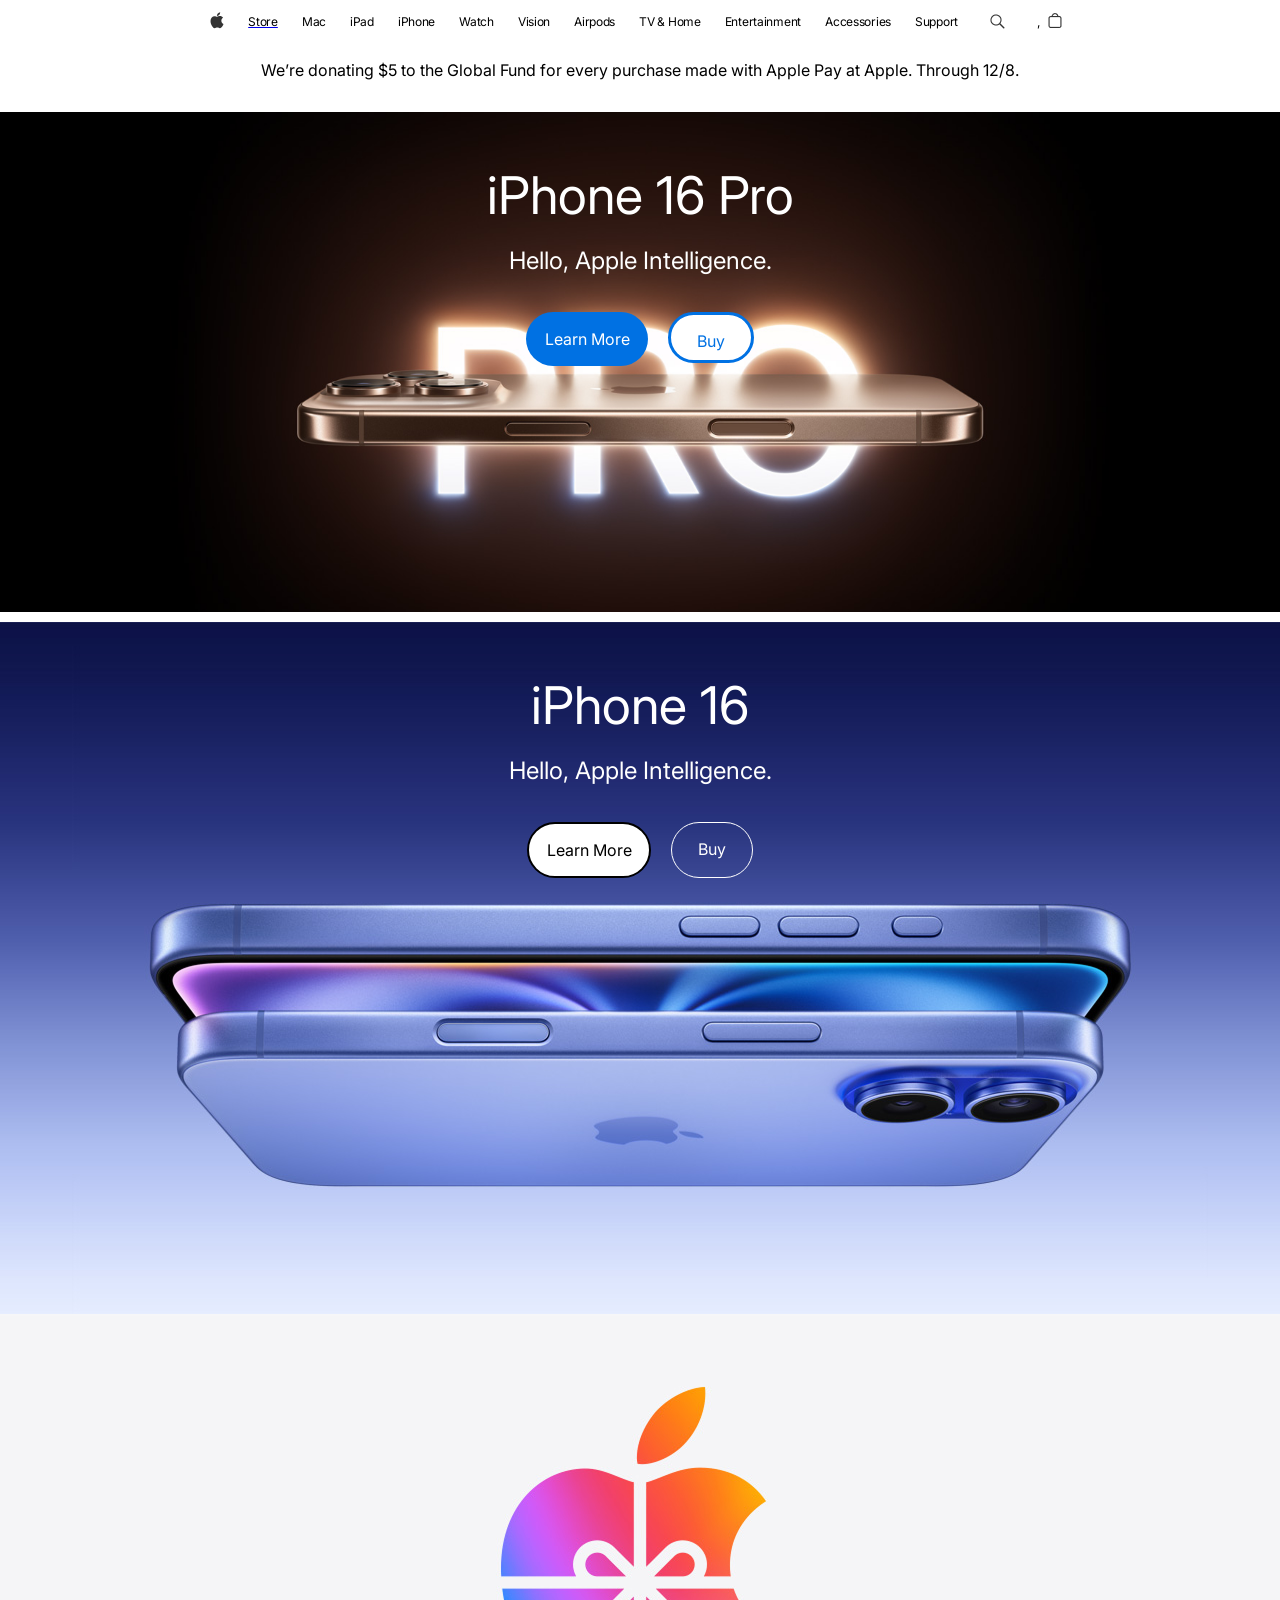
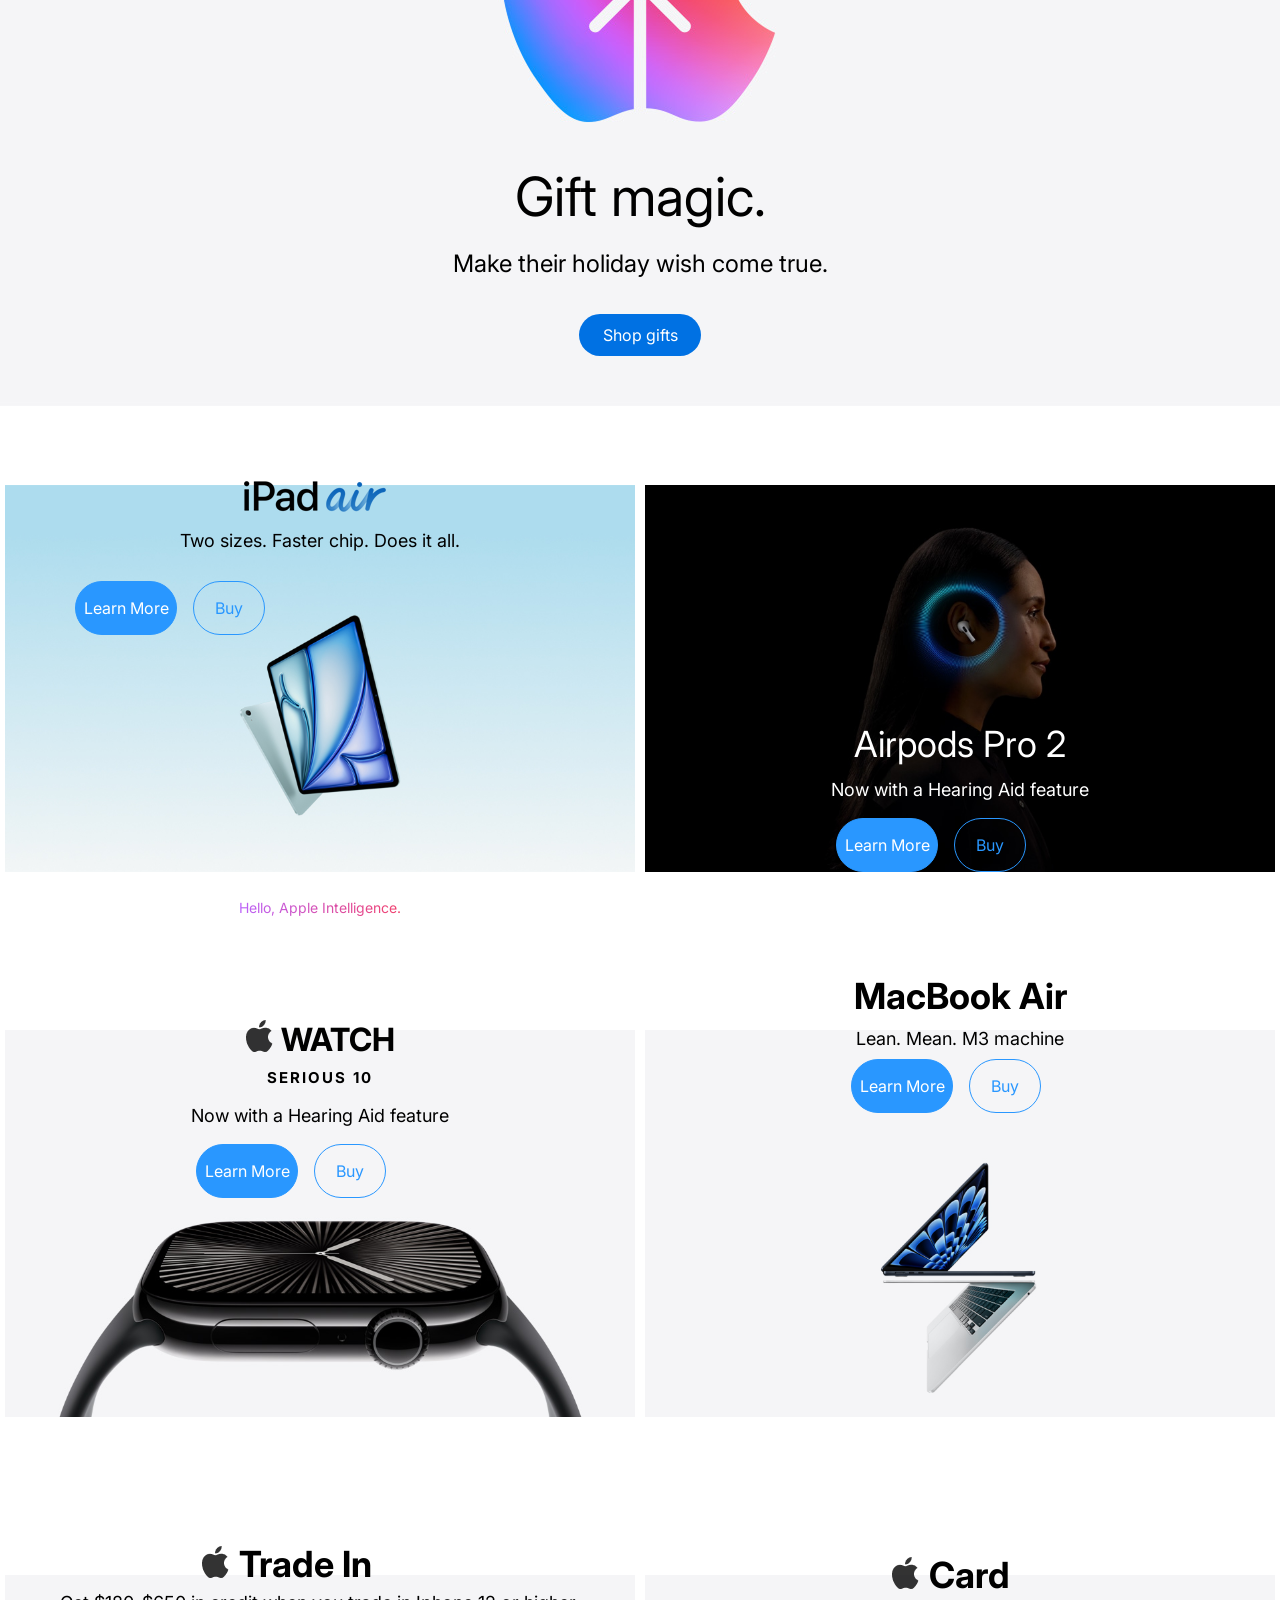
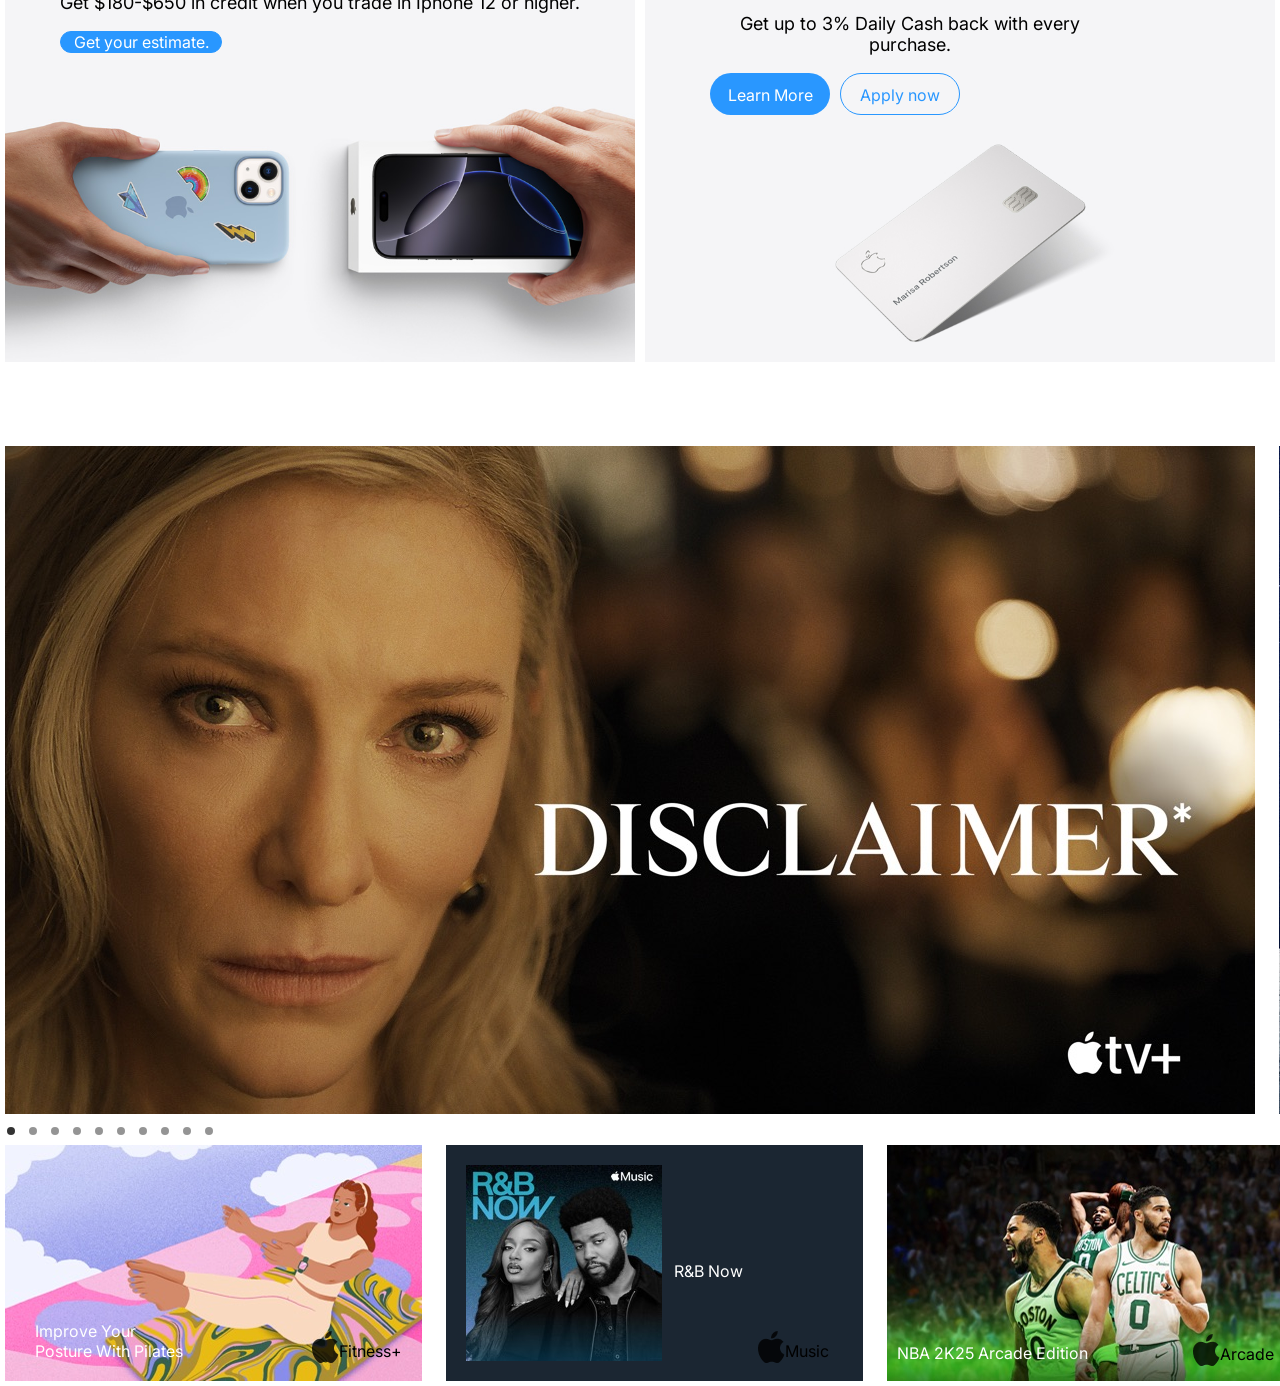
<file: index.html>
<!DOCTYPE html>
<html lang="en">

<head>
    <meta charset="UTF-8">
    <meta name="viewport" content="width=device-width, initial-scale=1.0">
    <title>Document</title>
    <link rel="stylesheet" href="./maincode.css">
    <link rel="preconnect" href="https://fonts.googleapis.com">
    <link rel="preconnect" href="https://fonts.gstatic.com" crossorigin>
    <link
        href="https://fonts.googleapis.com/css2?family=Bebas+Neue&family=Bungee&family=Inter:ital,opsz,wght@0,14..32,100..900;1,14..32,100..900&family=Noto+Sans:ital,wght@0,100..900;1,100..900&display=swap"
        rel="stylesheet">
</head>

<body class="body">
    <div class=navigation>
        <p class="navitext"><img class="lilicons" src="./SVG (1).svg"></p>
        <a href="./storepage.html"><p class="navitext">Store</p></a>
        <p class="navitext">Mac</p>
        <p class="navitext">iPad</p>
        <p class="navitext">iPhone</p>
        <p class="navitext">Watch</p>
        <p class="navitext">Vision</p>
        <p class="navitext">Airpods</p>
        <p class="navitext">TV & Home</p>
        <p class="navitext">Entertainment</p>
        <p class="navitext">Accessories</p>
        <p class="navitext">Support</p>
        <p class="navitext"><img class="lilicons" src="./Item → Button - Search apple.com.png" alt=""></p>
        <p class="navitext">,<img class="lilicons" src="./shopicon.png" alt=""></p>
    </div>
    <div class="navidesc">
        <desctext>We’re donating $5 to the Global Fund for every purchase made with Apple Pay at Apple. Through 12/8.
            </p>
    </div>
    <div class="sec1">




        <div class="frame1">
            <div class="text1box">
                <p class="text1">iPhone 16 Pro</p>
            </div>
            <div class="text2box">
                <p class="text2">Hello, Apple Intelligence.</p>
            </div>
            <div class="style1">

                <div class=text3>
                    <p>Learn More</p>
                </div>

                <div class="text4">
                    <p>Buy</p>
                </div>
            </div>
        </div>
    </div>
    </div>
    <div class="sec2">

        <div class="frame1">
            <div class="text1box">
                <p class="text1">iPhone 16</p>
            </div>
            <div class="text2box">
                <p class="text2">Hello, Apple Intelligence.</p>
            </div>
            <div class="style1">

                <div class=extra>
                    <p>Learn More</p>
                </div>

                <div class="extra1">
                    <p>Buy</p>
                </div>
            </div>
        </div>
    </div>



    <div class="sec3">
        <div class="frame3">
            <div class="frame3box1">
                <p class="frame3text1">Gift magic.</p>
            </div>
            <div class="frame3box2">
                <p class="frame3text2">Make their holiday wish come true.</p>
            </div>
            <div class="frame3box3">
                <p class="frame3text3">Shop gifts</p>
            </div>
        </div>

    </div>


    <div class="grid">
        <div class="box"> <img src="./pic1.png">

            <div class="textframe1">
                <div class=textdiv1><img src="./ipadair.png"></div>
                <div class="textdiv2"></div>
                <div class="textdiv3">
                    <div>
                        <p class="n1">Two sizes. Faster chip. Does it all.</p>
                    </div>
                    <div class="buttonbox1">
                        <div class=learnmore>
                            <p>Learn More</p>
                        </div>

                        <div class="buy">
                            <p>Buy</p>
                        </div>
                    </div>
                </div>

                <div class="appleint">
                    <p class="appleinttext">Hello, Apple Intelligence.</p>
                </div>

            </div>



            </img>
        </div>
        <div class="box"> <img src="./pic2.png"></img>
            <div class="textframe2">
                <div class="n2">
                    <p class="n2text">Airpods Pro 2</p>
                </div>
                <div class="n3">
                    <p class="n3text">Now with a Hearing Aid feature</p>
                </div>
                <div class="buttonbox2">
                    <div class=learnmore1>
                        <p>Learn More</p>
                    </div>

                    <div class="buy1">
                        <p>Buy</p>
                    </div>

                </div>


            </div>
        </div>
        <div class="box"> <img src="./pic3.png"></img>
            <div class="textframe4">
                <div class="n4">
                    <div class=appllogo><img class=dumdum src="./applelogo.png" alt=""></div>
                    <p class="n4text">WATCH</p>
                </div>
                <div>
                    <p class="n6">SERIOUS 10</p>
                </div>
                <div class="n5">
                    <p class="n5text">Now with a Hearing Aid feature</p>
                </div>
                <div class="buttonbox2">
                    <div class=learnmore1>
                        <p>Learn More</p>
                    </div>

                    <div class="buy1">
                        <p>Buy</p>
                    </div>

                </div>


            </div>
        </div>
        <div class="box"> <img src="./pic4.png"></img>
            <div class="textframe5">
                <div>
                    <p class="n7">MacBook Air</p>

                </div>
                <div>
                    <p class="n8">Lean. Mean. M3 machine</p>
                </div>
                <div class="buttonbox2">
                    <div class=learnmore1>
                        <p>Learn More</p>
                    </div>

                    <div class="buy1">
                        <p>Buy</p>
                    </div>

                </div>
            </div>
        </div>
        <div class="box"> <img src="./pic5.png"></img>
            <div class=textframe7>
                <div class="n11">
                    <div class="logobox38"><img class=logoimage src="./applelogo.png" alt=""></div>
                    <p class="n9">Trade In</p>
                </div>
                <div>
                    <p class="n10">Get $180-$650 in credit when you trade in Iphone 12 or higher.</p>
                </div>
                <div class=button9box>
                    <p class="button9">Get your estimate.</p>
                </div>
            </div>
        </div>
        <div class="box"> <img src="./pic6.png"><img>
            <div class="textframe6">
                <div class="title123">
                    <div class=appllogo><img class=dumdum src="./applelogo.png" alt=""></div>
                    <p class="n12">Card</p>
                </div>
                <p class="n13">Get up to 3% Daily Cash back
                    with every purchase.</p>
                <div class="button10">
                    <div class="learnmore2">
                        <p>Learn More</p>
                    </div>
                    <div class="applynow">
                        <p>Apply now</p>
                    </div>
                </div>
            </div>
        </div>
    </div>







    <div class="scroll-area">
        <div class="scroll-track">
            <div id="movie1" class="movie flex-center red"></div>
            <div id="movie2" class="movie blue">
                <div class="tagline">
                    <p class="t1">Stream now</p>
                    <p class="t2">Comedy</p>
                    <p class="t3">· </p>
                    <p class="t4">Will they make history...or fake it?</p>
                </div>
            </div>
            <div id="movie3" class="movie green"></div>


        </div>
    </div>

    <div class="tablist">
        <div class="tabdot"><img src="./Tablist.svg"></div>

    </div>


    <div>

        <div class="scroll-area2">
            <div class="scroll-track2">
                <div id="movie6" class="movie1 flex-center red">
                    <div class="z1">Improve Your Posture With Pilates</div>
                    <div class="z2">
                        <div><img src="./applelogo.png" class="" alt=""></div>
                        <div class="z3">Fitness+</div>
                    </div>
                </div>
                <div id="movie7" class="movie1 blue">
                    <img class=z5 src="movie7.jpg" alt="">
                    <div class="z4">R&B Now</div>
                    <div class="z6">
                        <div class="z7"><img src="applelogo.png" alt=""></div>
                        <div class="z8">Music</div>
                    </div>
                </div>
                <div id="movie8" class="movie1 green">
                    <div class="z10">
                        <div class="z11">NBA 2K25 Arcade Edition</div>
                        <div class="z12">
                            <div><img src="./applelogo.png" alt=""></div>
                            <div>Arcade</div>
                        </div>
                    </div>
                </div>
                <div id="movie9" class=" movie1 yellow">
                    <div class="z13">Strength with Kim</div>
                    <div class="z14">
                        <div><img src="./applelogo.png" alt=""></div>
                        <div>Fitness+</div>
                    </div>
                </div>
                <div id="movie10" class="movie1 purple">
                    <img class="z15"src="./movie10.jpg" alt="">

                </div>


            </div>
        </div>


    </div>


</body>
</file>
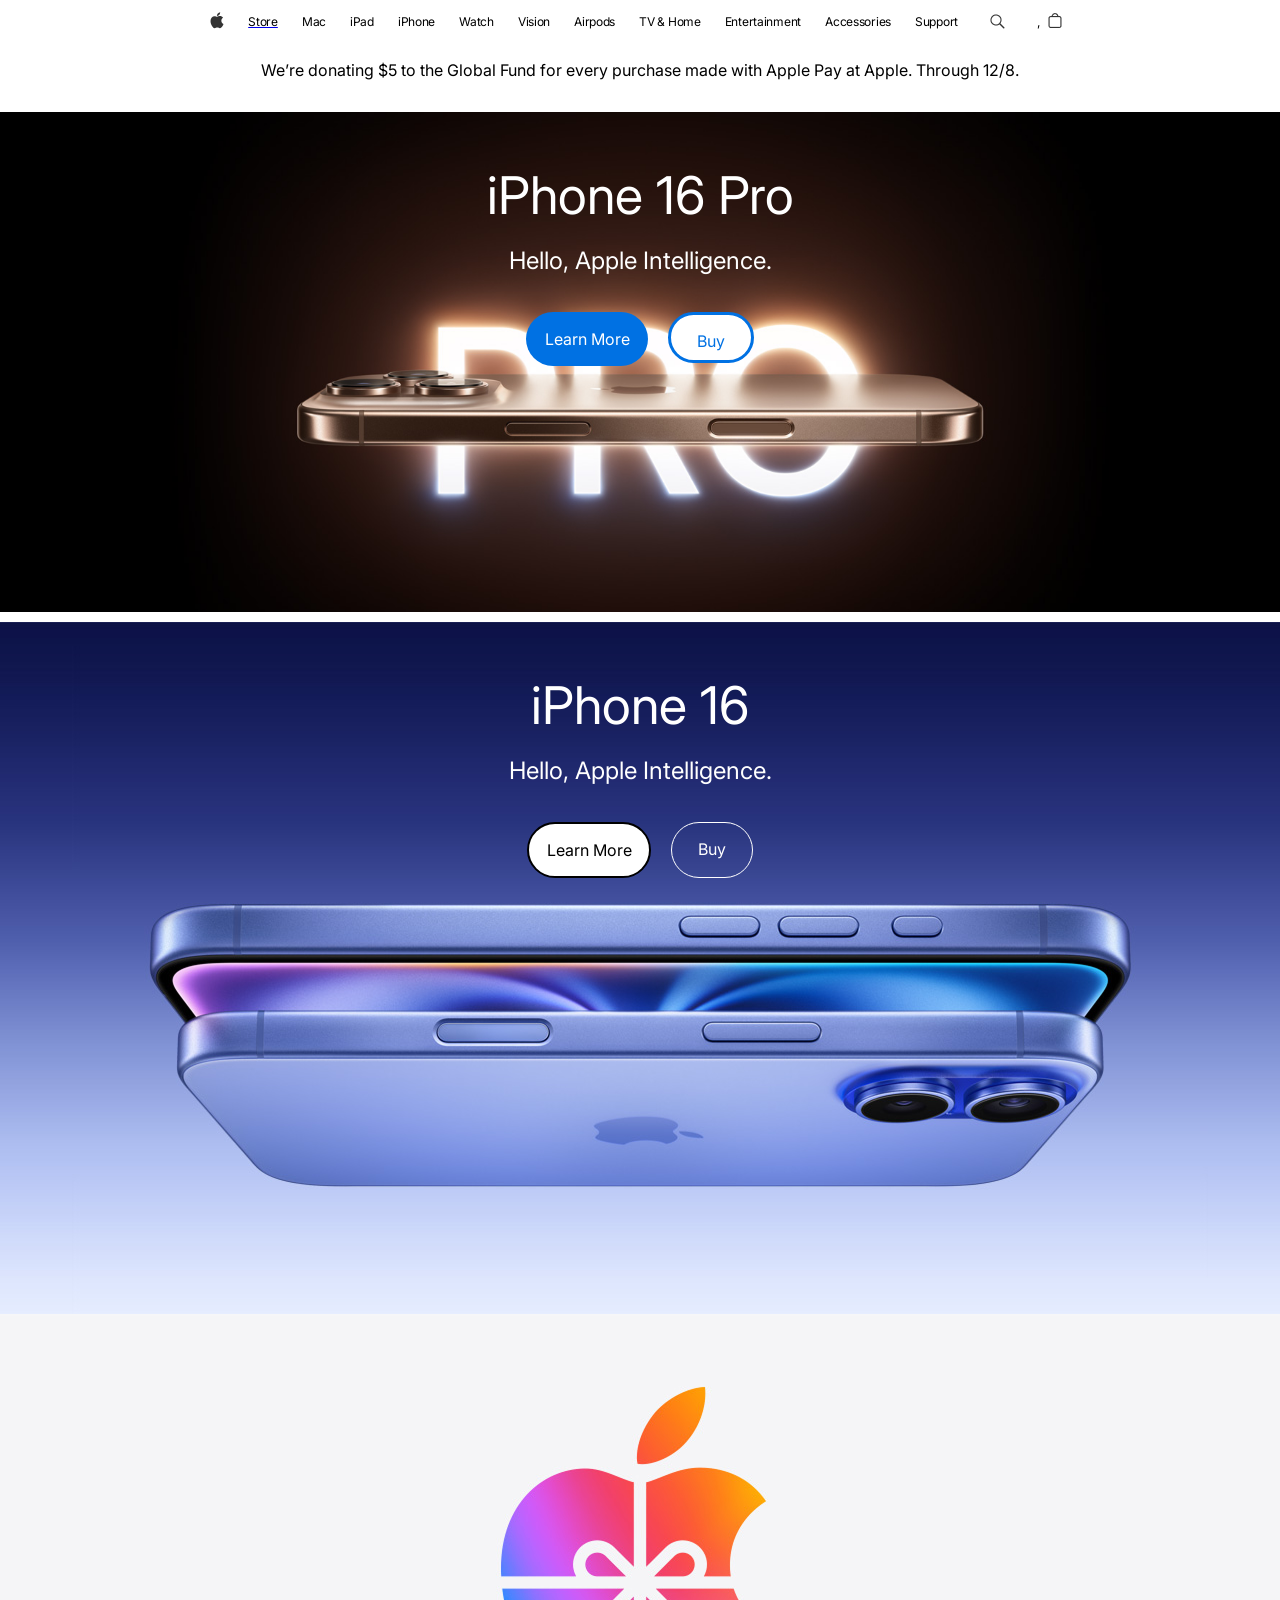
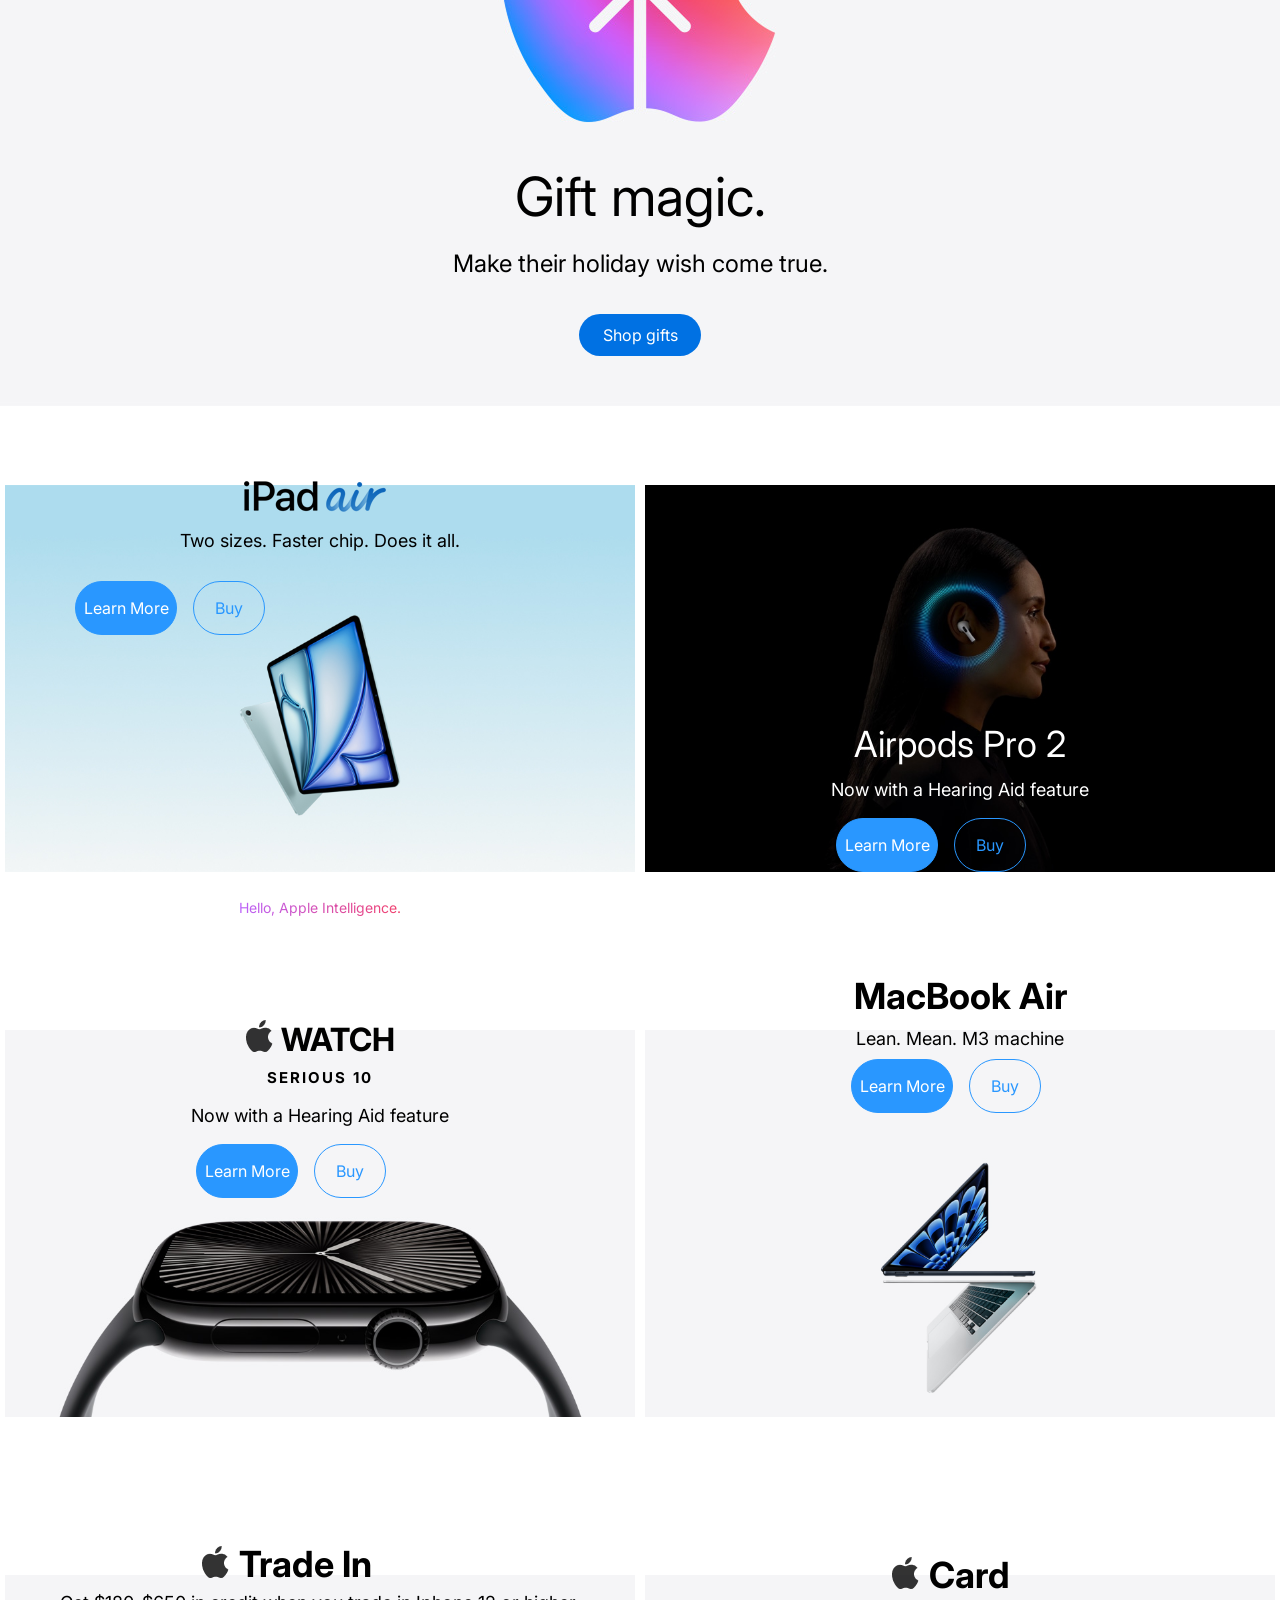
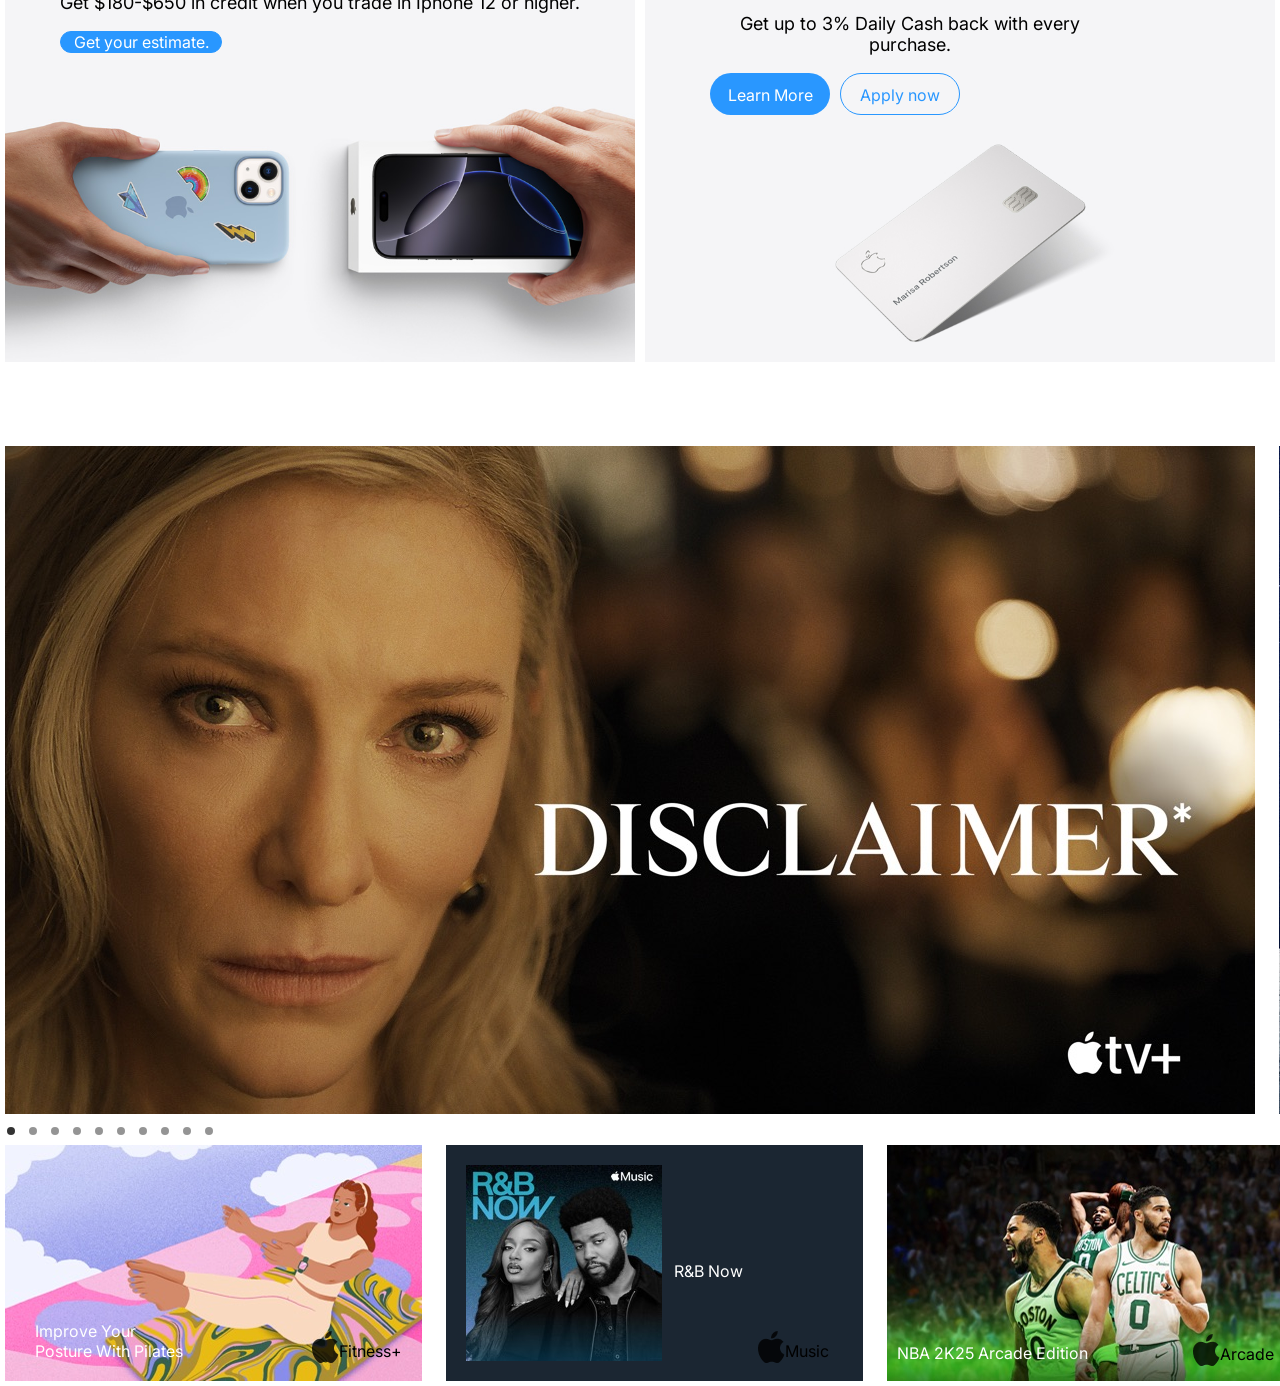
<file: maincode.html>
<!DOCTYPE html>
<html lang="en">

<head>
    <meta charset="UTF-8">
    <meta name="viewport" content="width=device-width, initial-scale=1.0">
    <title>Document</title>
    <link rel="stylesheet" href="./maincode.css">
    <link rel="preconnect" href="https://fonts.googleapis.com">
    <link rel="preconnect" href="https://fonts.gstatic.com" crossorigin>
    <link
        href="https://fonts.googleapis.com/css2?family=Bebas+Neue&family=Bungee&family=Inter:ital,opsz,wght@0,14..32,100..900;1,14..32,100..900&family=Noto+Sans:ital,wght@0,100..900;1,100..900&display=swap"
        rel="stylesheet">
</head>

<body class="body">
    <div class=navigation>
        <p class="navitext"><img class="lilicons" src="./SVG (1).svg"></p>
        <a href="./storepage.html"><p class="navitext">Store</p></a>
        <p class="navitext">Mac</p>
        <p class="navitext">iPad</p>
        <p class="navitext">iPhone</p>
        <p class="navitext">Watch</p>
        <p class="navitext">Vision</p>
        <p class="navitext">Airpods</p>
        <p class="navitext">TV & Home</p>
        <p class="navitext">Entertainment</p>
        <p class="navitext">Accessories</p>
        <p class="navitext">Support</p>
        <p class="navitext"><img class="lilicons" src="./Item → Button - Search apple.com.png" alt=""></p>
        <p class="navitext">,<img class="lilicons" src="./shopicon.png" alt=""></p>
    </div>
    <div class="navidesc">
        <desctext>We’re donating $5 to the Global Fund for every purchase made with Apple Pay at Apple. Through 12/8.
            </p>
    </div>
    <div class="sec1">




        <div class="frame1">
            <div class="text1box">
                <p class="text1">iPhone 16 Pro</p>
            </div>
            <div class="text2box">
                <p class="text2">Hello, Apple Intelligence.</p>
            </div>
            <div class="style1">

                <div class=text3>
                    <p>Learn More</p>
                </div>

                <div class="text4">
                    <p>Buy</p>
                </div>
            </div>
        </div>
    </div>
    </div>
    <div class="sec2">

        <div class="frame1">
            <div class="text1box">
                <p class="text1">iPhone 16</p>
            </div>
            <div class="text2box">
                <p class="text2">Hello, Apple Intelligence.</p>
            </div>
            <div class="style1">

                <div class=extra>
                    <p>Learn More</p>
                </div>

                <div class="extra1">
                    <p>Buy</p>
                </div>
            </div>
        </div>
    </div>



    <div class="sec3">
        <div class="frame3">
            <div class="frame3box1">
                <p class="frame3text1">Gift magic.</p>
            </div>
            <div class="frame3box2">
                <p class="frame3text2">Make their holiday wish come true.</p>
            </div>
            <div class="frame3box3">
                <p class="frame3text3">Shop gifts</p>
            </div>
        </div>

    </div>


    <div class="grid">
        <div class="box"> <img src="./pic1.png">

            <div class="textframe1">
                <div class=textdiv1><img src="./ipadair.png"></div>
                <div class="textdiv2"></div>
                <div class="textdiv3">
                    <div>
                        <p class="n1">Two sizes. Faster chip. Does it all.</p>
                    </div>
                    <div class="buttonbox1">
                        <div class=learnmore>
                            <p>Learn More</p>
                        </div>

                        <div class="buy">
                            <p>Buy</p>
                        </div>
                    </div>
                </div>

                <div class="appleint">
                    <p class="appleinttext">Hello, Apple Intelligence.</p>
                </div>

            </div>



            </img>
        </div>
        <div class="box"> <img src="./pic2.png"></img>
            <div class="textframe2">
                <div class="n2">
                    <p class="n2text">Airpods Pro 2</p>
                </div>
                <div class="n3">
                    <p class="n3text">Now with a Hearing Aid feature</p>
                </div>
                <div class="buttonbox2">
                    <div class=learnmore1>
                        <p>Learn More</p>
                    </div>

                    <div class="buy1">
                        <p>Buy</p>
                    </div>

                </div>


            </div>
        </div>
        <div class="box"> <img src="./pic3.png"></img>
            <div class="textframe4">
                <div class="n4">
                    <div class=appllogo><img class=dumdum src="./applelogo.png" alt=""></div>
                    <p class="n4text">WATCH</p>
                </div>
                <div>
                    <p class="n6">SERIOUS 10</p>
                </div>
                <div class="n5">
                    <p class="n5text">Now with a Hearing Aid feature</p>
                </div>
                <div class="buttonbox2">
                    <div class=learnmore1>
                        <p>Learn More</p>
                    </div>

                    <div class="buy1">
                        <p>Buy</p>
                    </div>

                </div>


            </div>
        </div>
        <div class="box"> <img src="./pic4.png"></img>
            <div class="textframe5">
                <div>
                    <p class="n7">MacBook Air</p>

                </div>
                <div>
                    <p class="n8">Lean. Mean. M3 machine</p>
                </div>
                <div class="buttonbox2">
                    <div class=learnmore1>
                        <p>Learn More</p>
                    </div>

                    <div class="buy1">
                        <p>Buy</p>
                    </div>

                </div>
            </div>
        </div>
        <div class="box"> <img src="./pic5.png"></img>
            <div class=textframe7>
                <div class="n11">
                    <div class="logobox38"><img class=logoimage src="./applelogo.png" alt=""></div>
                    <p class="n9">Trade In</p>
                </div>
                <div>
                    <p class="n10">Get $180-$650 in credit when you trade in Iphone 12 or higher.</p>
                </div>
                <div class=button9box>
                    <p class="button9">Get your estimate.</p>
                </div>
            </div>
        </div>
        <div class="box"> <img src="./pic6.png"><img>
            <div class="textframe6">
                <div class="title123">
                    <div class=appllogo><img class=dumdum src="./applelogo.png" alt=""></div>
                    <p class="n12">Card</p>
                </div>
                <p class="n13">Get up to 3% Daily Cash back
                    with every purchase.</p>
                <div class="button10">
                    <div class="learnmore2">
                        <p>Learn More</p>
                    </div>
                    <div class="applynow">
                        <p>Apply now</p>
                    </div>
                </div>
            </div>
        </div>
    </div>







    <div class="scroll-area">
        <div class="scroll-track">
            <div id="movie1" class="movie flex-center red"></div>
            <div id="movie2" class="movie blue">
                <div class="tagline">
                    <p class="t1">Stream now</p>
                    <p class="t2">Comedy</p>
                    <p class="t3">· </p>
                    <p class="t4">Will they make history...or fake it?</p>
                </div>
            </div>
            <div id="movie3" class="movie green"></div>


        </div>
    </div>

    <div class="tablist">
        <div class="tabdot"><img src="./Tablist.svg"></div>

    </div>


    <div>

        <div class="scroll-area2">
            <div class="scroll-track2">
                <div id="movie6" class="movie1 flex-center red">
                    <div class="z1">Improve Your Posture With Pilates</div>
                    <div class="z2">
                        <div><img src="./applelogo.png" class="" alt=""></div>
                        <div class="z3">Fitness+</div>
                    </div>
                </div>
                <div id="movie7" class="movie1 blue">
                    <img class=z5 src="movie7.jpg" alt="">
                    <div class="z4">R&B Now</div>
                    <div class="z6">
                        <div class="z7"><img src="applelogo.png" alt=""></div>
                        <div class="z8">Music</div>
                    </div>
                </div>
                <div id="movie8" class="movie1 green">
                    <div class="z10">
                        <div class="z11">NBA 2K25 Arcade Edition</div>
                        <div class="z12">
                            <div><img src="./applelogo.png" alt=""></div>
                            <div>Arcade</div>
                        </div>
                    </div>
                </div>
                <div id="movie9" class=" movie1 yellow">
                    <div class="z13">Strength with Kim</div>
                    <div class="z14">
                        <div><img src="./applelogo.png" alt=""></div>
                        <div>Fitness+</div>
                    </div>
                </div>
                <div id="movie10" class="movie1 purple">
                    <img class="z15"src="./movie10.jpg" alt="">

                </div>


            </div>
        </div>


    </div>


</body>
</file>
<file: maincode.css>
.body {
    width: 100%;
    margin: 0;
    font-family: 'inter';
}



.sec1 {
    background-image: url(./Figure.png);
    background-size: cover;
   width: 100%;
    background-position: center;
    display: flex;
    justify-content: center;
    margin: 0;
    padding: 0;
    height: auto;
    min-height: 500px;
}

.navigation {
    display: flex;
    width: 100%;
    height: 44px;
    justify-content: center;
    align-items: center;
    gap: 24px;
    text-align: center;
}

.navitext {
    color: #000;
    text-align: center;
    font-family: 'Inter';
    font-size: 12px;
    font-style: normal;
    font-weight: 400;
    line-height: 60px;
    letter-spacing: -0.28px;
    height: 44px;
    display: flex;
    align-items: center;
}

.lilicons {
    height: 44px;

}

.navidesc {
    display: flex;
    padding: 16px 0;
    justify-content: center;
    align-items: center;
    gap: 4px;
    text-align: center;
    width: 100%;
}

.desctext {
    color: #1D1D1F;
    text-align: center;
    font-family: Inter;
    font-size: 14px;
    font-style: normal;
    font-weight: 400;
    line-height: 20px;
}

.frame1 {
    display: flex;
    width: 405px;
    flex-direction: column;
    align-items: center;
    gap: 20px;
    height: 200px;
    flex-direction: column;
}


.text1 {
    font-size: 52px;
    font-family: 'inter';
    color: white;
    padding-top: 0px
}

.text2 {
    color: white;
    font-family: 'inter';
    font-size: 24px;
    padding-top: 40px;

}

.text3 {
    color: white;
    border: 1px solid transparent;
    background: #0071E3;
    border-radius: 999px;
    font-family: 'inter';
    width: 120px;
    text-align: center;
}

.text4 {
    border: 3px solid #0071E3;
    color: #0071E3;
    background: white;
    border-radius: 999px;
    font-family: 'inter';
    text-align: center;
    width: 80px;
    height: 45px;
}

.text1box {
    height: 50px;
}

.text2box {
    height: 40px;
}

.style1 {
    margin: 50px;
    display: flex;
    gap: 20px;
    padding-top: 20px;

}

.sec2 {
    background: url(./background2.png);
    background-size: cover;
    height: 692px;
    background-position: center;
    margin-top: 10px;
    display: flex;
    justify-content: center;

}

.extra {
    color: black;
    background: white;
    font-family: 'inter';
    font-size: 16px;
    text-align: center;
    border-radius: 999px;
    width: 120px;
    border: 2px solid black;
}

.extra1 {
    background: transparent;
    border: 1px solid white;
    text-align: center;
    font-size: 16px;
    font-family: 'inter';
    width: 80px;
    border-radius: 999px;
    color: white;
}

.sec3 {
    background: url(./background3.png);
    height: 692px;
    background-position: center;
    background-size: cover;
    display: flex;
    justify-content: center;
}

.frame3 {
    margin-top: 450px;
    display: flex;
    flex-direction: column;

}

.frame3text1 {
    font-size: 54px;
    font-family: 'inter';
    text-align: center;
    margin: 0;
}

.frame3text2 {
    font-size: 24px;
    text-align: center;
    font-family: 'inter';
    margin: 20px;
}

.frame3text3 {
    justify-content: center;
    font-size: 16px;
    font-family: 'inter';
    border: 1px solid transparent;
    border-radius: 999px;
    background: #0071E3;
    color: white;
    width: 120px;
    height: 30px;
    align-items: center;
    text-align: center;
    padding-top: 10px;
}

.frame3box3 {
    justify-content: center;
    display: flex;
}

.grid {
    display: grid;
    grid-template-columns: repeat(2, 1fr);

}

.box {
    height: 535px;
    display: flex;
    justify-content: center;
    align-items: center;
    overflow: hidden;

    margin: 5px;

}

.box img {
    max-width: 100%;
    max-height: 580px;
    object-fit: cover;
}

.textframe1 {
    position: absolute;
    width: 500px;
    height: 400px;

}

.textdiv1 {
    width: 430px;
    height: 33px;
    padding-left: 30px;

}

.buttonbox1 {
    display: flex;
    justify-content: center;
    width: 200px;
    height: 100%;
    gap: 16px;
    justify-self: center;
}

.n1 {
    font-family: 'inter';
    font-size: 18px;
    text-align: center;
    height: 33px;
}

.buy {
    border: 1px solid #2997FF;
    width: 70px;
    color: #2997FF;
    border-radius: 99px;
    text-align: center;
    font-size: 16px;
    font-family: 'inter';
}

.learnmore {
    width: 100px;
    border: 1px solid #2997FF;
    background-color: #2997FF;
    color: white;
    border-radius: 99px;
    text-align: center;
    font-size: 16px;
    font-family: 'inter';
}

.appleint {
    padding-top: 250px;
    justify-content: center;
    justify-self: center;
}

.appleinttext {
    font-family: 'inter';
    font-size: 14px;
    background: linear-gradient(90deg, #0090F7 0%, #BA62FC 33.33%, #F2416B 66.67%, #F55600 100%);
    background-clip: text;
    -webkit-background-clip: text;
    -webkit-text-fill-color: transparent;
    text-align: center;
}

.textframe2 {
    position: absolute;
    padding-top: 200px;
}

.n2text {
    color: white;
    font-family: 'inter';
    font-size: 36px;
    text-align: center;
}

.n3text {
    color: white;
    font-family: 'inter';
    font-size: 18px;
}

.n2 {
    height: 39px;
}

.learnmore1 {
    width: 100px;
    border: 1px solid #2997FF;
    background-color: #2997FF;
    color: white;
    border-radius: 99px;
    text-align: center;
    font-size: 16px;
    font-family: 'inter';
}

.buy1 {
    border: 1px solid #2997FF;
    width: 70px;
    color: #2997FF;
    border-radius: 99px;
    text-align: center;
    font-size: 16px;
    font-family: 'inter';
}

.buttonbox2 {
    display: flex;
    justify-content: center;
    width: 200px;
    height: 100%;
    gap: 16px;
    justify-self: center;
}

.n4 {
    display: flex;
    gap: 8px;
    height: 33px;
    justify-content: center;
}

.apllogo {
    width: 26.353px;

    align-items: center;
    justify-content: center;
}

.n4text {
    color: #000;
    text-align: center;
    font-family: Inter;
    font-size: 32px;
    font-style: normal;
    font-weight: 700;
    line-height: normal;
    margin: 0;
}

.textframe4 {
    position: absolute;
    padding-bottom: 230px;
}

.dumdum {
    align-items: center;
    justify-content: center;
}

.n5text {
    font-family: 'inter';
    font-size: 18px;
}

.n6 {
    color: #000;
    text-align: center;
    font-family: Inter;
    font-size: 15px;
    font-style: normal;
    font-weight: 700;
    line-height: normal;
    letter-spacing: 2px;
}






















.scroll-area {
    display: flex;
    border: 5px solid transparent;
    overflow: hidden;
    width: 100%;
}

.scroll-track {
    display: flex;
    gap: 24px;
    animation: s 40s linear infinite;
}

@keyframes s {
    0% {
        transform: translateX(0);
    }

    100% {
        transform: translateX(-50%);
    }
}

.movie {
    min-width: 1250px;
    height: 668px;
}

.flex-center {
    display: flex;
    align-items: center;
    justify-content: center;
}

.red {
    background-color: #ffadad;
}

.blue {
    background-color: #a0c4ff;
}

.green {
    background-color: #caffbf;
}

.yellow {
    background-color: #fdffb6;
}

#movie1 {
    background-image: url(./sec6bg1.jpg);
}

#movie2 {
    background-image: url(./sec6bg3.jpg);
    position: relative;
}

#movie3 {
    background-image: url(./sec6bg2.jpg);
}









.n7 {
    font-family: 'inter';
    text-align: center;
    font-size: 36px;
    margin: 0;
    font-weight: 700;
}

.textframe5 {
    position: absolute;
    padding-bottom: 360px;
}

.n8 {
    font-size: 18px;
    font-family: 'inter';
    margin: 10px;
}

.textframe6 {
    position: absolute;
    padding-bottom: 200px;
}

.n9 {
    font-family: 'inter';
    font-size: 36px;
    width: 200px;
    margin: 0;
    justify-content: center;
    align-self: center;
    font-weight: 700;
}

.n11 {
    gap: 10px;
    display: flex;
    justify-content: center;
    margin: 0;
    align-self: center;
    height: 20px;

}

.logobox38 {

    align-self: center;
    justify-self: center;

}

.logoimage {
    justify-content: center;
    align-self: center;
    justify-self: center;
    align-items: center;
}

.n10 {
    font-family: 'inter';
    font-size: 18px;
}

.button9 {
    color: white;
    background-color: #2997FF;
    font-family: 'inter';
    width: 160px;
    border: 1px solid #2997FF;
    border-radius: 99px;
    text-align: center;
}

.button9box {
    justify-content: center;
    justify-self: center;
}

.tagline {
    align-items: end;
    bottom: 20px;
    left: 60px;
    position: absolute;
    display: flex;
}

.t1 {
    border: 1px solid transparent;
    border-radius: 99px;
    background: white;
    height: 60px;
    width: 180px;
    text-align: center;
    line-height: 60px;
    font-family: 'inter';
    font-size: 20px;
    align-items: center;
}

.t2 {
    color: white;
    font-size: 20px;
    font-family: 'inter';
    align-items: center;
    border: 1px solid transparent;
    background: transparent;
    height: 60px;
    line-height: 60px;
    padding-left: 15px;
}

.t3 {
    color: rgb(255, 255, 255);
    font-size: 20px;
    font-family: 'inter';
    align-items: center;
    border: 1px solid transparent;
    background: transparent;
    height: 60px;
    line-height: 60px;
    padding-left: 5px;
}

.t4 {
    color: rgba(255, 255, 255, 0.841);
    font-size: 15px;
    font-family: 'inter';
    align-items: center;
    border: 1px solid transparent;
    background: transparent;
    height: 60px;
    line-height: 52px;
    padding-left: 5px;
}

.n12 {
    font-family: 'inter';
    font-size: 36px;
    width: 100px;
    justify-content: center;
    align-self: center;
    font-weight: 700;
}

.textframe7 {
    position: absolute;
    padding-bottom: 400px;
    height: 30px;
    justify-self: center;
}

.title123 {
    display: flex;
    gap: 10px;
    height: 40px;
    justify-content: center;
    align-items: center;
}

.textframe6 {
    padding-bottom: 280px;
    justify-content: center;
    width: 500px;
}

.n13 {
    font-family: 'inter';
    font-size: 18px;
    width: 400px;
    text-align: center;
    justify-self: center;
}

.button10 {
    display: flex;
    width: 250px;
    height: 30px;
    gap: 10px;
    justify-self: center;
}

.learnmore2 {
    border: 1px solid transparent;
    border-radius: 99px;
    background: #2997FF;
    width: 120px;
    text-align: center;
    height: 40px;
    line-height: 10px;
    color: white;
    font-size: 16px;
    font-family: 'inter';
}

.applynow {
    border: 1px solid #2997FF;
    color: #2997FF;
    border-radius: 99px;
    width: 120px;
    line-height: 10px;
    height: 40px;
    text-align: center;
    font-family: 'inter';
    font-size: 16px;
}

.tablist {

    height: 5px;

}

.tabdot {
    width: 8px;
    height: 8px;
    justify-self: center;
}

.scroll-area2 {
    display: flex;
    border: 5px solid transparent;
    overflow: hidden;
    width: 100%;
    padding-top: 16px
}

.scroll-track2 {
    display: flex;
    gap: 24px;
    animation: s 40s linear infinite;
}

@keyframes s {
    0% {
        transform: translateX(0);
    }

    100% {
        transform: translateX(-50%);
    }
}

.movie1 {
    min-width: 417px;
    height: 236px;
}

#movie6 {
    background: url(./movie6.png);
    position: relative;
}

#movie7 {
    background: #1B2632;
    position: relative;
}

#movie8 {
    background: url(./movie8.png);
    position: relative;

}

#movie9 {
    background: url(./movie9.png);
    position: relative;
}

#movie10 {
    background: #EBB799;
    display: flex;
    position: relative;
}

.z1 {
    color: white;
    font-family: 'inter';
    position: absolute;
    bottom: 20px;
    left: 30px;
    width: 150px;
}

.z2 {
    position: absolute;
    bottom: 10px;
    right: 10px;
    width: 100px;
    display: flex;
    align-content: center;
    justify-self: center;
}

.z3 {
    align-items: center;
    justify-self: center;
    line-height: 40px;
}

.z6 {
    position: absolute;
    bottom: 10px;
    right: 5px;
    width: 100px;
    display: flex;
    align-content: center;
    justify-self: center;
}

.z8 {
    line-height: 40px;
}

.z5 {
    padding-top: 20px;
    padding-left: 20px
}

.z4 {
    position: absolute;
    bottom: 100px;
    right: 120px;
    color: white;
    font-family: 'inter';
}



.z12 {
    display: flex;
    position: absolute;
    bottom: 1px;
    right: 30px;
    line-height: 40px;
}

.z11 {
    position: absolute;
    color: white;
    bottom: 18px;
    left: 10px;
    font-family: 'inter';
}

.z13 {
    color: white;
    font-family: 'inter';
    position: absolute;
    bottom: 18px;
    left: 10px;

}

.z14 {
    position: absolute;
    bottom: 1px;
    line-height: 40px;
    right: 10px;
    display: flex;

}
@media (max-width: 768px) {

    /* Navigation */
    .navigation {
        gap: 12px;
        font-size: 10px;
        flex-wrap: wrap;
        height: auto;
        padding: 10px 0;
    }

    /* Hero sections height smaller */
    .sec1,
    .sec2,
    .sec3 {
        height: 500px;
        background-position: center;
    }

    /* Hero text smaller */
    .text1 {
        font-size: 32px;
    }

    .text2 {
        font-size: 18px;
        padding-top: 10px;
    }

    /* Grid becomes 1 column instead of 2 */
    .grid {
        grid-template-columns: 1fr;
    }

    .box {
        height: 450px;
    }

    /* Text overlays narrower */
    .textframe1,
    .textframe2,
    .textframe4,
    .textframe5,
    .textframe6,
    .textframe7 {
        width: 90%;
        padding: 0;
        text-align: center;
    }

    /* Scroll movies smaller */
    .movie {
        min-width: 768px;
        height: 500px;
    }

    .movie1 {
        min-width: 300px;
        height: 200px;
    }

}
</file>
